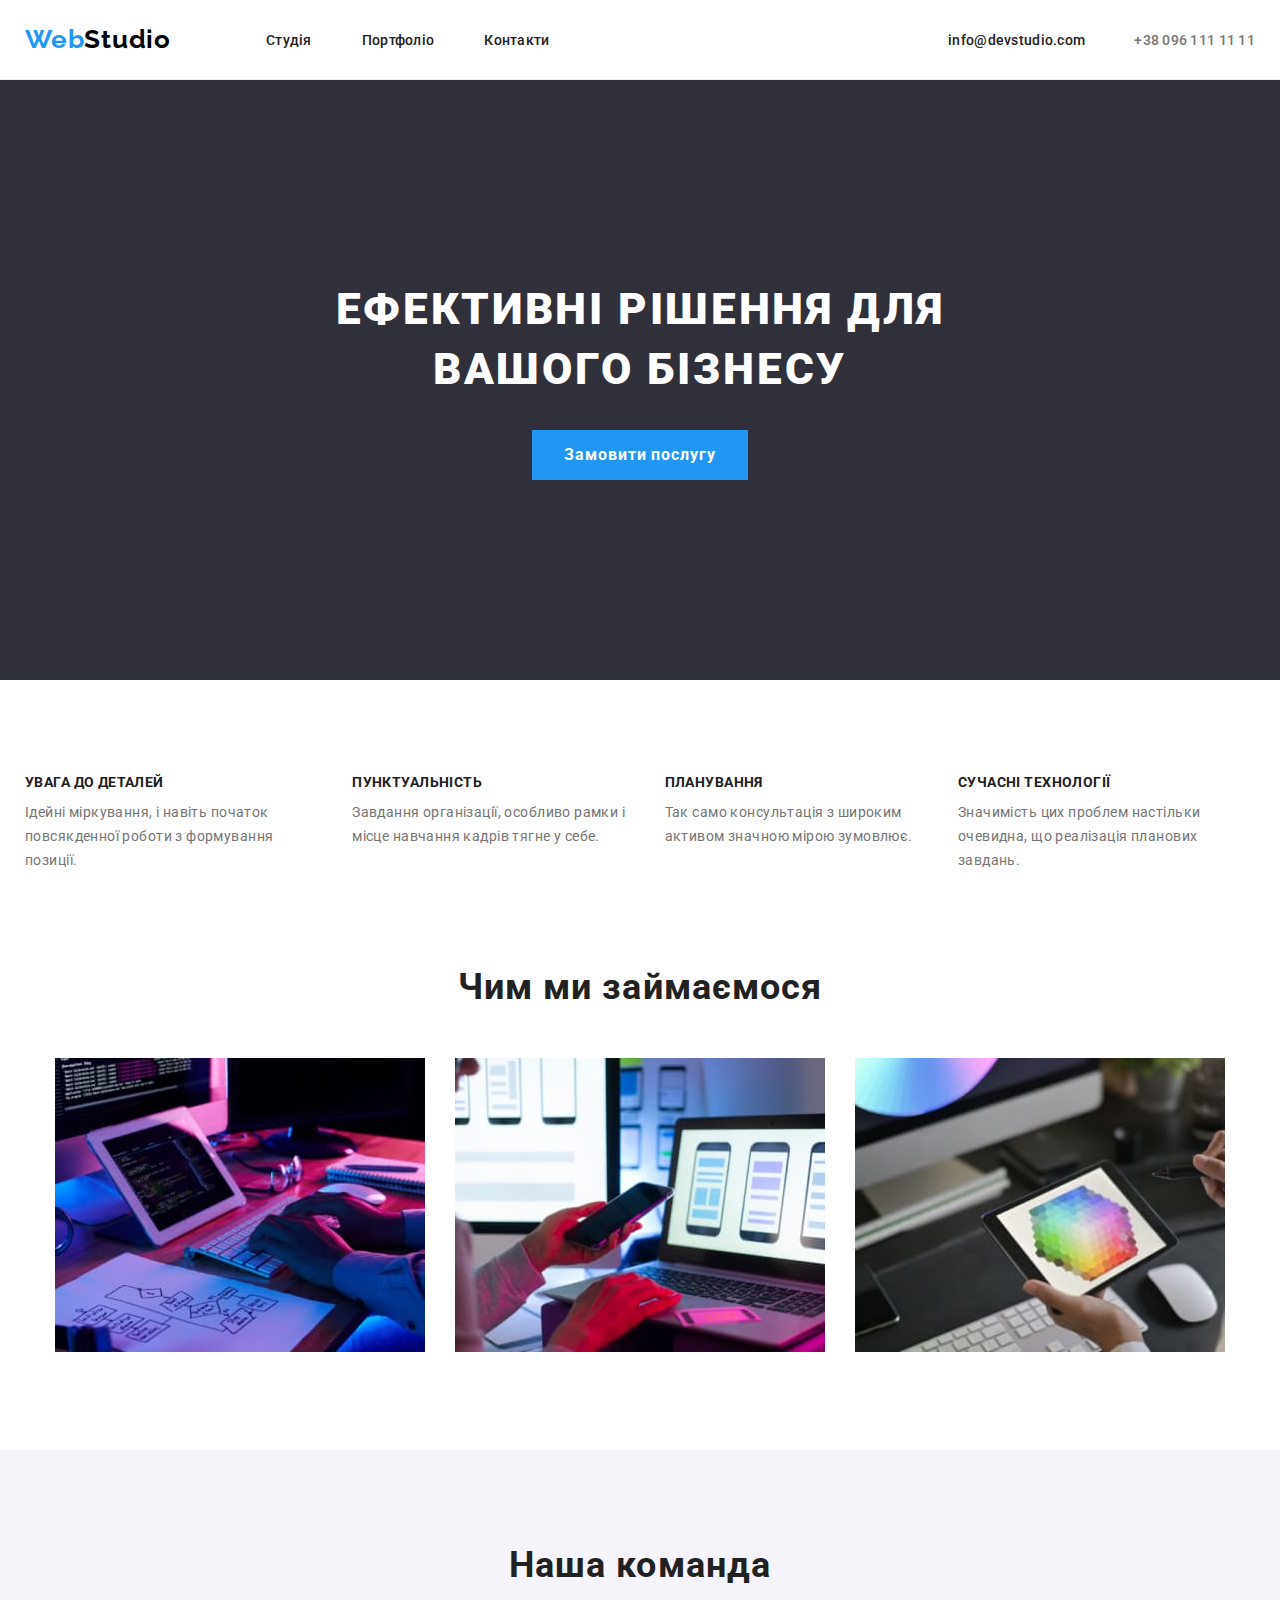
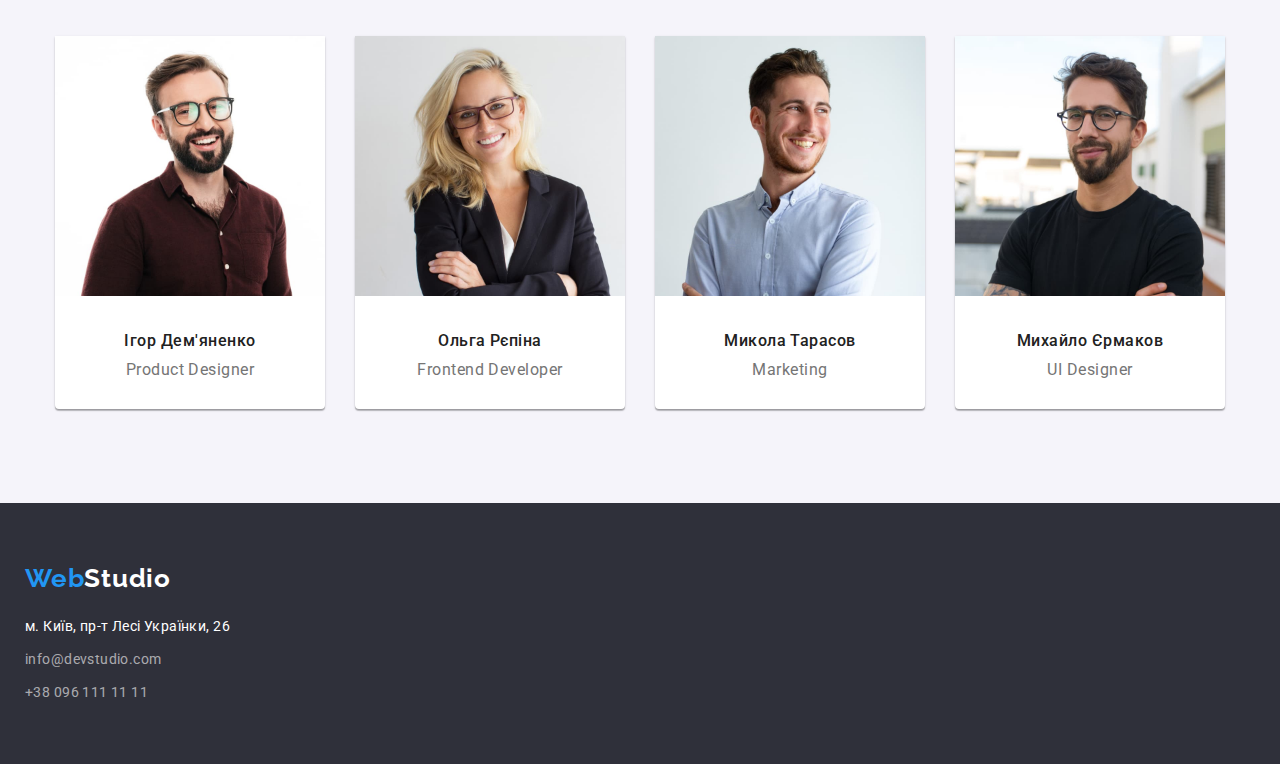
<file: index.html>
<!DOCTYPE html>
<html lang="uk">

<head>
  <meta charset="UTF-8">
  <meta http-equiv="X-UA-Compatible" content="IE=edge">
  <meta name="viewport" content="width=device-width, initial-scale=1.0">
  <title>Головна</title>
  <link rel="stylesheet" href="./css/normalize.css">
  <link rel="preconnect" href="https://fonts.googleapis.com">
  <link rel="preconnect" href="https://fonts.gstatic.com" crossorigin>
  <link href="https://fonts.googleapis.com/css2?family=Raleway:wght@700&family=Roboto:wght@400;500;700;900&display=swap"
    rel="stylesheet">
  <link rel="stylesheet" href="./css/styles.css">
</head>

<body>
  <!--header-->
  <header class="header">
    <div class="container">
      <div class="header-container">
        <div class="logo-style">
          <a class="ref-style" href="#"><span class="span-web span-style">Web</span><span
              class="span-studio span-style">Studio</span></a>
        </div>

        <nav>
          <ul class="header-list">
            <li class="list-item header-item"><a class="ref-header" href="#">Студія</a></li>
            <li class="list-item header-item"><a class="ref-header" href="./portfolio.html"
                rel="noopener noreferrer">Портфоліо</a>
            </li>
            <li class="list-item header-item"><a class="ref-header" href="#">Контакти</a></li>
          </ul>
        </nav>

        <ul class="header-address">
          <li class="list-item header-contact"><a class="ref-header"
              href="mailto:info@devstudio.com">info@devstudio.com</a>
          </li>
          <li class="list-item header-contact"><a class="head-phone ref-header" href="tel:+380961111111">+38 096 111 11
              11</a>
          </li>
        </ul>
      </div>
    </div>
  </header>

  <!--main-->
  <main>

    <!--hero-->

    <section class="hero">
      <div class="container">
        <h1 class="hero-title">Ефективні рішення для вашого бізнесу</h1>

        <button class="button button-hero" type="button">Замовити послугу</button>
      </div>
    </section>


    <!--advantages-->
    <section class="advantages section">
      <div class="container">
        <h2 class="hidden-title">Переваги</h2>

        <ul class="advantages-list">
          <li class="list-item">
            <h3 class="advantages-title">УВАГА ДО ДЕТАЛЕЙ</h3>
            <p class="paragraph">Ідейні міркування, і навіть початок повсякденної роботи з
              формування
              позиції.</p>
          </li>
          <li class="list-item">
            <h3 class="advantages-title">ПУНКТУАЛЬНІСТЬ</h3>
            <p class="paragraph">Завдання організації, особливо рамки і місце навчання кадрів тягне
              у
              себе.</p>
          </li>
          <li class="list-item">
            <h3 class="advantages-title">ПЛАНУВАННЯ</h3>
            <p class="paragraph">Так само консультація з широким активом значною мірою зумовлює.
            </p>
          </li>
          <li class="list-item">
            <h3 class="advantages-title">СУЧАСНІ ТЕХНОЛОГІЇ</h3>
            <p class="paragraph">Значимість цих проблем настільки очевидна, що реалізація планових
              завдань.</p>
          </li>
        </ul>
      </div>
    </section>

    <!--what are we doing-->
    <section class="activity section">
      <div class="container">
        <h2 class="activity-title">Чим ми займаємося</h2>

        <ul class="activity-list">
          <li class="list-item">
            <img src="./images/boxone.jpg" alt="laptop" width="370">
          </li>
          <li class="list-item">
            <img src="./images/boxtwo.jpg" alt="smartphones" width="370">
          </li>
          <li class="list-item">
            <img src="./images/boxthree.jpg" alt="tablet" width="370">
          </li>
        </ul>
      </div>
    </section>

    <!--our team-->
    <section class="ourteam section">
      <div class="container">
        <h2 class="activity-title">Наша команда</h2>

        <ul class="ourteam-group">
          <li class="list-item list-ourteam">
            <img class="img-team" src="./images/teammemberone.jpg" alt="team member one" width="270">
            <h3 class="team-member">Ігор Дем'яненко</h3>
            <p class="paragraph-team">Product Designer</p>
          </li>
          <li class="list-item list-ourteam">
            <img class="img-team" src="./images/teammembertwo.jpg" alt="teammember two" width="270">
            <h3 class="team-member">Ольга Рєпіна</h3>
            <p class="paragraph-team">Frontend Developer</p>
          </li>
          <li class="list-item list-ourteam">
            <img class="img-team" src="./images/teammemberthree.jpg" alt="teammember three" width="270">
            <h3 class="team-member">Микола Тарасов</h3>
            <p class="paragraph-team">Marketing</p>
          </li>
          <li class="list-item list-ourteam">
            <img class="img-team" src="./images/teammemberfour.jpg" alt="teammember four" width="270">
            <h3 class="team-member">Михайло Єрмаков</h3>
            <p class="paragraph-team">UI Designer</p>
          </li>
        </ul>
      </div>
    </section>

  </main>

  <!--footer-->
  <footer class="footer">
    <div class="container">
      <div class="footer-logo"><a class="ref-style" href="#"><span class="span-web span-style">Web</span><span
            class="span-studio-footer span-style">Studio</span></a></div>

      <address class="footer-address">
        <ul>
          <li class="list-item footer-item"><a class="paragraph ref-footer ref-footer-begin"
              href="https://goo.gl/maps/GtrAekrX5XwwJfKh8" target="_blank" rel="noopener noreferrer">м. Київ, пр-т Лесі
              Українки, 26</a></li>
          <li class="list-item footer-item"><a class="paragraph ref-footer"
              href="mailto:info@devstudio.com">info@devstudio.com</a>
          </li>
          <li class="list-item footer-item"><a class="paragraph ref-footer" href="tel:+380961111111">+38 096 111 11
              11</a>
          </li>
        </ul>
      </address>
    </div>
  </footer>

</body>

</html>
</file>
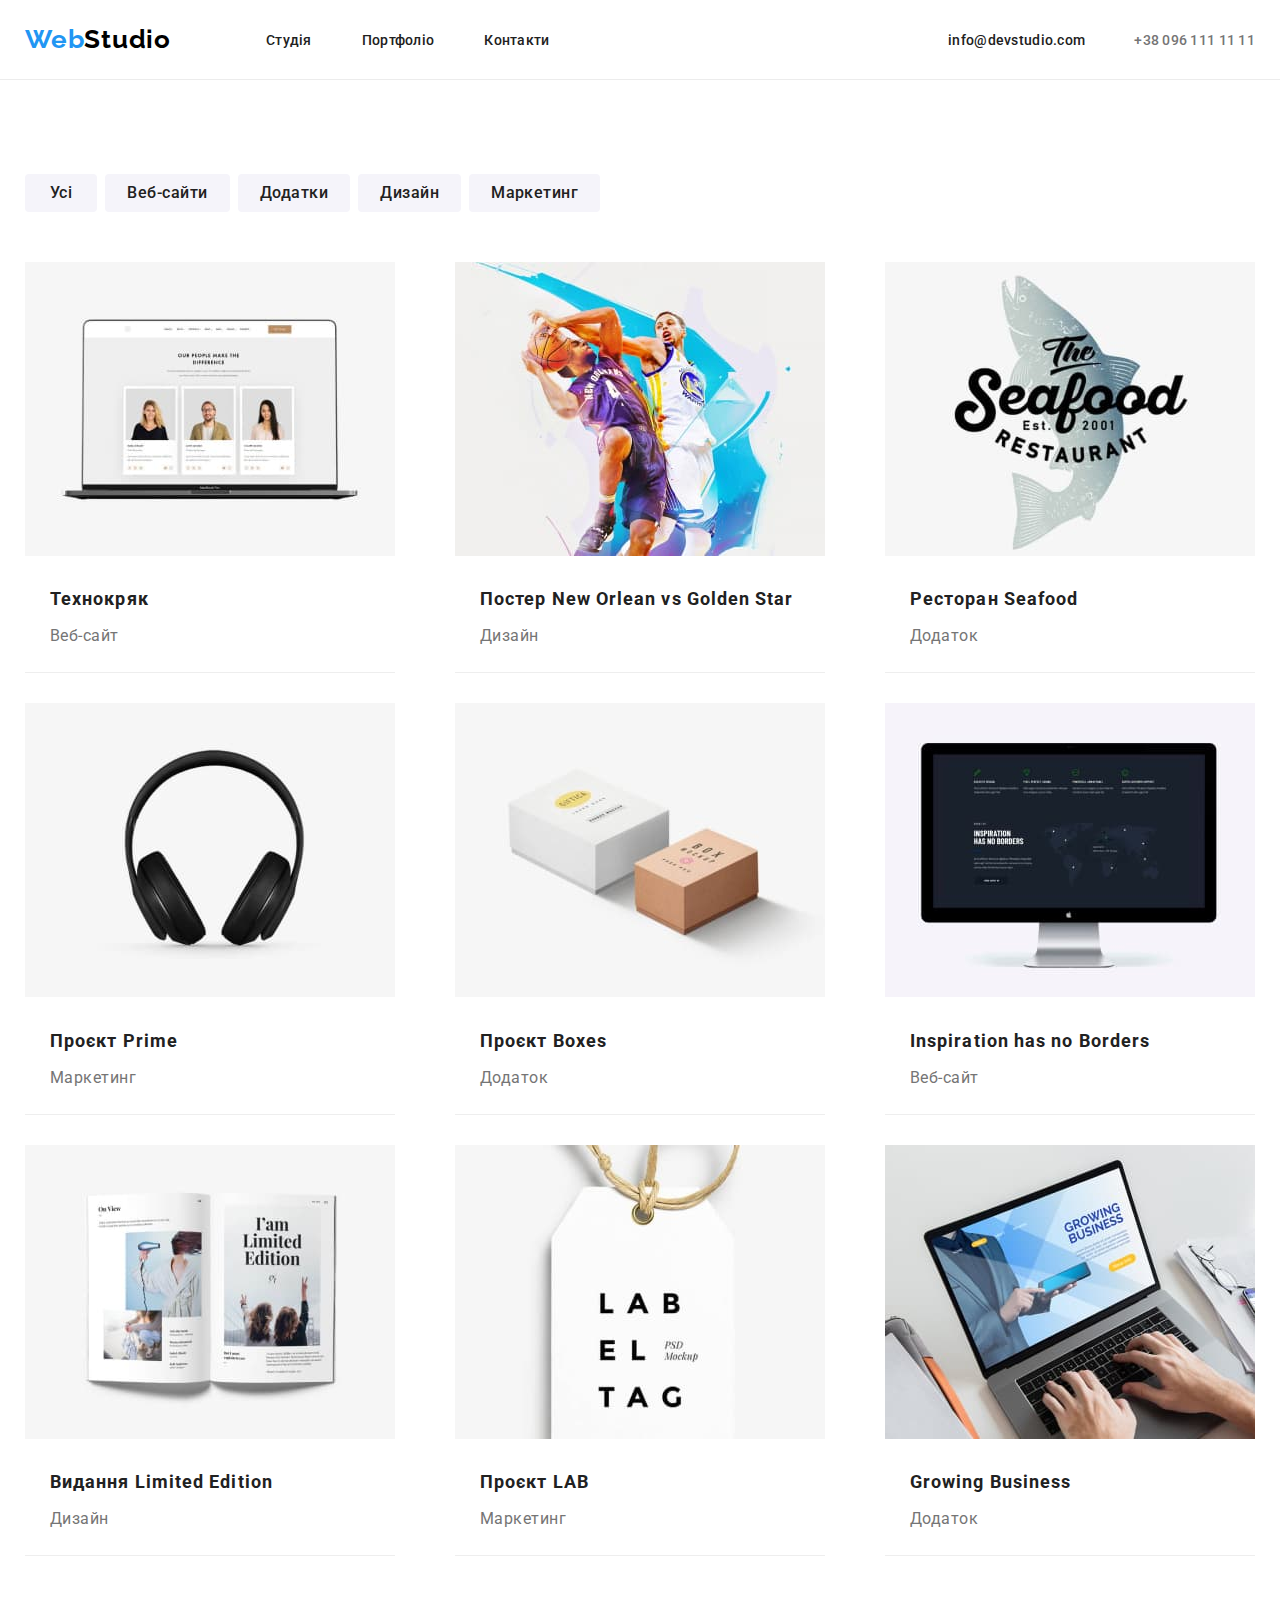
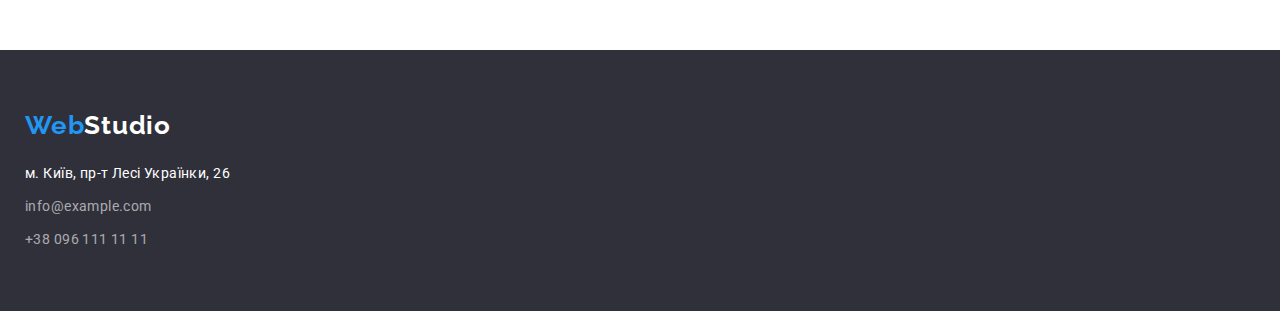
<file: portfolio.html>
<!DOCTYPE html>
<html lang="uk">

<head>
  <meta charset="UTF-8">
  <meta http-equiv="X-UA-Compatible" content="IE=edge">
  <meta name="viewport" content="width=device-width, initial-scale=1.0">
  <title>Портфоліо</title>
  <link rel="stylesheet" href="./css/normalize.css">
  <link rel="preconnect" href="https://fonts.googleapis.com">
  <link rel="preconnect" href="https://fonts.gstatic.com" crossorigin>
  <link href="https://fonts.googleapis.com/css2?family=Raleway:wght@700&family=Roboto:wght@400;500;700;900&display=swap"
    rel="stylesheet">
  <link rel="stylesheet" href="./css/styles.css">

</head>

<body>
  <!--header-->
  <header class="header">
    <div class="container">
      <div class="header-container">
        <div class="logo-style">
          <a class="ref-style" href="#"><span class="span-web span-style">Web</span><span
              class="span-studio span-style">Studio</span></a>
        </div>

        <nav>
          <ul class="header-list">
            <li class="list-item header-item"><a class="ref-header" href="./index.html"
                rel="noopener noreferrer">Студія</a>
            </li>
            <li class="list-item header-item"><a class="ref-header" href="#">Портфоліо</a></li>
            <li class="list-item header-item"><a class="ref-header" href="#">Контакти</a></li>
          </ul>
        </nav>

        <ul class="header-address">
          <li class="list-item header-contact"><a class="ref-header"
              href="mailto:info@devstudio.com">info@devstudio.com</a></li>
          <li class="list-item header-contact"><a class="head-phone ref-header" href="tel:+380961111111">+38 096 111 11
              11</a>
          </li>
        </ul>
      </div>
    </div>
  </header>

  <!--main-->
  <main>
    <!--hero-->
    <section class="hero-portfolio">
      <div class="container">
        <h1 class="hidden-title">Категорії</h1>
        <ul class="button-list">
          <li class="list-item button-item"><button class="button button-portfolio button-all"
              type="button">Усі</button>
          </li>
          <li class="list-item button-item"><button class="button button-portfolio" type="button">Веб-сайти</button>
          </li>
          <li class="list-item button-item"><button class="button button-portfolio" type="button">Додатки</button></li>
          <li class="list-item button-item"><button class="button button-portfolio" type="button">Дизайн</button></li>
          <li class="list-item button-item"><button class="button button-portfolio" type="button">Маркетинг</button>
          </li>
        </ul>
      </div>
    </section>

    <!--categories-->
    <section class="category-elements">
      <div class="container">
        <h2 class="hidden-title">Елементи категорій</h2>
        <ul class="category-group">
          <li class="list-item list-portfolio">
            <a href="#"><img src="./images/categoryone.jpg" alt="technoquack" width="370"></a>
            <div class="group-category">
              <h3 class="element">Технокряк</h3>
              <p class="paragraph-element">Веб-сайт</p>
            </div>
          </li>
          <li class="list-item list-portfolio">
            <img src="./images/categorytwo.jpg" alt="Poster New Orlean" width="370">
            <div class="group-category">
              <h3 class="element">Постер New Orlean vs Golden Star</h3>
              <p class="paragraph-element">Дизайн</p>
            </div>
          </li>
          <li class="list-item list-portfolio">
            <img src="./images/categorythree.jpg" alt="Restaurant Seafood" width="370">
            <div class="group-category">
              <h3 class="element">Ресторан Seafood</h3>
              <p class="paragraph-element">Додаток</p>
            </div>
          </li>
          <li class="list-item list-portfolio">
            <img src="./images/categoryfour.jpg" alt="Project Prime" width="370">
            <div class="group-category">
              <h3 class="element">Проєкт Prime</h3>
              <p class="paragraph-element">Маркетинг</p>
            </div>
          </li>
          <li class="list-item list-portfolio">
            <img src="./images/categoryfive.jpg" alt="Project Boxes" width="370">
            <div class="group-category">
              <h3 class="element">Проєкт Boxes</h3>
              <p class="paragraph-element">Додаток</p>
            </div>
          </li>
          <li class="list-item list-portfolio">
            <a href="#"><img src="./images/categorysix.jpg" alt="Inspiration has no Borders" width="370"></a>
            <div class="group-category">
              <h3 class="element">Inspiration has no Borders</h3>
              <p class="paragraph-element">Веб-сайт</p>
            </div>
          </li>
          <li class="list-item list-portfolio">
            <img src="./images/categoryseven.jpg" alt="Limited Edition" width="370">
            <div class="group-category">
              <h3 class="element">Видання Limited Edition</h3>
              <p class="paragraph-element">Дизайн</p>
            </div>
          </li>
          <li class="list-item list-portfolio">
            <img src="./images/categoryeight.jpg" alt="Project LAB" width="370">
            <div class="group-category">
              <h3 class="element">Проєкт LAB</h3>
              <p class="paragraph-element">Маркетинг</p>
            </div>
          </li>
          <li class="list-item list-portfolio">
            <img src="./images/categorynine.jpg" alt="Growing Business" width="370">
            <div class="group-category">
              <h3 class="element">Growing Business</h3>
              <p class="paragraph-element">Додаток</p>
            </div>
          </li>
        </ul>
      </div>
    </section>
  </main>

  <!--footer-->
  <footer class="footer">
    <div class="container">
      <div class="footer-logo"><a class="ref-style" href="#"><span class="span-web span-style">Web</span><span
            class="span-studio-footer span-style">Studio</span></a></div>

      <address class="footer-address">
        <ul>
          <li class="list-item footer-item"><a class="paragraph ref-footer ref-footer-begin"
              href="https://goo.gl/maps/GtrAekrX5XwwJfKh8" target="_blank" rel="noopener noreferrer">м. Київ, пр-т Лесі
              Українки, 26</a></li>
          <li class="list-item footer-item"><a class="paragraph ref-footer"
              href="mailto:info@example.com">info@example.com</a></li>
          <li class="list-item footer-item"><a class="paragraph ref-footer" href="tel:+380961111111">+38 096 111 11
              11</a>
          </li>
        </ul>
      </address>
    </div>
  </footer>

</body>

</html>
</file>
<file: css/styles.css>
/*section general*/
:root {
  --main-color: #212121;
  --text-blue-color: #2196F3;
  --text-black-color: #000000;
  --text-head-color: #757575;
  --background-white-color: #FFFFFF;
  --background-hero: #2F303A;
  --background-advantages: #F5F5F5;
  --background-our-team: #F5F4FA;
  --foter-color: rgba(255, 255, 255, 0.6);
  --font-roboto: 'Roboto', sans-serif;
  --font-raleway: 'Raleway', sans-serif;
  --box-shadow-one: rgba(0, 0, 0, 0.12);
  --box-shadow-two: rgba(0, 0, 0, 0.14);
  --box-shadow-three: rgba(0, 0, 0, 0.2);
  --item-portfolio-color: #EEEEEE;
  --border-color: #ECECEC;
}

h1,
h2,
h3,
h4,
h5,
h6,
p,
ul {
  margin: 0;
  padding: 0;
}

body {
  color: var(--main-color);
  font-family: var(--font-roboto);
}

.list-item {
  list-style: none;
}

.button {
  cursor: pointer;
  border: none;
}

.paragraph {
  font-size: 14px;
  line-height: 1.7143;
  letter-spacing: 0.03em;
  color: var(--text-head-color);
}

.hidden-title {
  position: absolute;
  white-space: nowrap;
  width: 1px;
  height: 1px;
  overflow: hidden;
  border: 0;
  clip: rect(0 0 0 0);
  clip-path: inset(50%);
  margin: -1px;
}

.container {
  max-width: 1230px;
  padding-left: 15px;
  padding-right: 15px;
  margin-left: auto;
  margin-right: auto;
}

.section {
  padding-top: 94px;
  padding-bottom: 94px;
}

/*section header*/
.header {
  border-bottom: 1px solid var(--border-color);

  background-color: var(--background-white-color);
}

.header-container {
  display: flex;
  align-items: center;
}

.ref-style {
  text-decoration: none;
}

.logo-style {
  margin-right: 95px;
}

.span-web {
  color: var(--text-blue-color);
}

.span-style {
  font-family: var(--font-raleway);
  font-weight: 700;
  font-size: 26px;
  line-height: 1.1923;
  letter-spacing: 0.03em;
}

.span-studio {
  color: var(--text-black-color);
}

.header-list {
  display: flex;
}

.header-item {
  margin-right: 50px;
}

.header-item:last-child {
  margin-right: 0;
}

.header-address {
  margin-left: auto;
  display: flex;
}

.header-contact {
  margin-right: 49px;
}

.header-contact:last-child {
  margin-right: 0
}

.ref-header {
  display: block;
  padding-top: 32px;
  padding-bottom: 31px;

  font-weight: 500;
  font-size: 14px;
  line-height: 1.1428;
  letter-spacing: 0.02em;
  color: var(--main-color);
  text-decoration: none;
}

.ref-header:hover,
.ref-header:focus,
.head-phone:hover,
.head-phone:focus {
  color: var(--text-blue-color);
}

.head-phone {
  color: var(--text-head-color);
}

/*section hero*/
.hero {

  padding-top: 200px;
  padding-bottom: 200px;

  background-color: var(--background-hero);
  text-align: center;
}

.hero-title {
  max-width: 696px;
  margin: 0 auto 30px;

  font-weight: 900;
  font-size: 44px;
  line-height: 1.3636;
  letter-spacing: 0.06em;
  text-transform: uppercase;
  color: var(--background-white-color);
}

.button-hero {
  padding: 10px 32px;

  font-weight: 700;
  font-size: 16px;
  line-height: 1.875;
  align-items: center;
  letter-spacing: 0.06em;
  color: var(--background-white-color);
  background-color: var(--text-blue-color);
}

/*section advantages*/
.advantages {
  background-color: var(--background-white-color);
}

.advantages-title {
  margin-bottom: 10px;

  font-size: 14px;
  line-height: 1.1428;
  letter-spacing: 0.03em;
  text-transform: uppercase;
}

.advantages-list {
  display: flex;
  gap: 30px;
}

/*section activity*/
.activity {
  padding-top: 0;

  background-color: var(--background-white-color);
}

.activity-title {
  margin-bottom: 50px;

  font-size: 36px;
  line-height: 1.16667;
  text-align: center;
  letter-spacing: 0.03em;
}

.activity-list {
  display: flex;
  justify-content: center;
  gap: 30px;
}

/*section our team*/
.ourteam {
  background-color: var(--background-our-team);
}

.ourteam-group {
  display: flex;
  justify-content: center;
  gap: 30px;
}

.list-ourteam {
  width: 270px;

  background: var(--background-white-color);
  box-shadow: 0px 1px 3px var(--box-shadow-one), 0px 1px 1px var(--box-shadow-two), 0px 2px 1px var(--box-shadow-three);
  border-radius: 0px 0px 4px 4px;
}


.team-member {
  margin-bottom: 10px;

  font-weight: 500;
  font-size: 16px;
  line-height: 1.1875;
  text-align: center;
  letter-spacing: 0.03em;
}

.img-team {
  margin-bottom: 30px;
}

.paragraph-team {
  margin-bottom: 30px;

  font-weight: 400;
  font-size: 16px;
  line-height: 1.1875;
  text-align: center;
  letter-spacing: 0.03em;
  color: var(--text-head-color);
}

/*section footer*/
.footer {
  background-color: var(--background-hero);
}

.footer-logo {
  padding-top: 60px;
}

.span-studio-footer {
  color: var(--background-white-color);
}

.ref-footer {
  color: var(--foter-color);
  text-decoration: none;
}

.ref-footer:hover,
.ref-footer:focus {
  color: var(--background-white-color);
}

.ref-footer-begin {
  color: var(--background-white-color);
}

.footer-address {
  margin-top: 20px;
  padding-bottom: 60px;

  font-style: normal;
}

.footer-item {
  margin-bottom: 9px;
}

.footer-item:last-child {
  margin-bottom: 0;
}

/*section hero-portfolio*/
.hero-portfolio {
  padding-top: 94px;
  background-color: var(--background-white-color);
}

.button-list {
  display: flex;
}

.button-item {
  margin-right: 8px;
}

.button-item:last-child {
  margin-right: 0;
}

.button-portfolio {
  padding: 6px 22px;

  color: var(--main-color);
  font-weight: 500;
  font-size: 16px;
  line-height: 1.625;
  text-align: center;
  letter-spacing: 0.03em;
  border-radius: 4px;
  background-color: var(--background-our-team);
}

.button-all {
  padding: 6px 25px;
}

.button-portfolio:hover,
.button-portfolio:focus {
  color: var(--background-white-color);
  background-color: var(--text-blue-color);
}

/*section category-elements*/
.category-elements {
  padding-top: 50px;
  padding-bottom: 94px;

  background-color: var(--background-white-color);
}

.category-group {
  display: flex;
  flex-wrap: wrap;
  justify-content: space-between;
  gap: 30px;
}

.list-portfolio {
  width: 370px;
  background: var(--background-white-color);
  border-bottom: 1px solid var(--item-portfolio-color);
}

.group-category {
  margin: 20px 24px;
  border: 1px solid transparent;
}

.element {
  margin-bottom: 4px;

  font-size: 18px;
  line-height: 2;
  letter-spacing: 0.06em;
}

.paragraph-element {
  font-weight: 400;
  font-size: 16px;
  line-height: 1.875;
  letter-spacing: 0.03em;
  color: var(--text-head-color);
}
</file>
